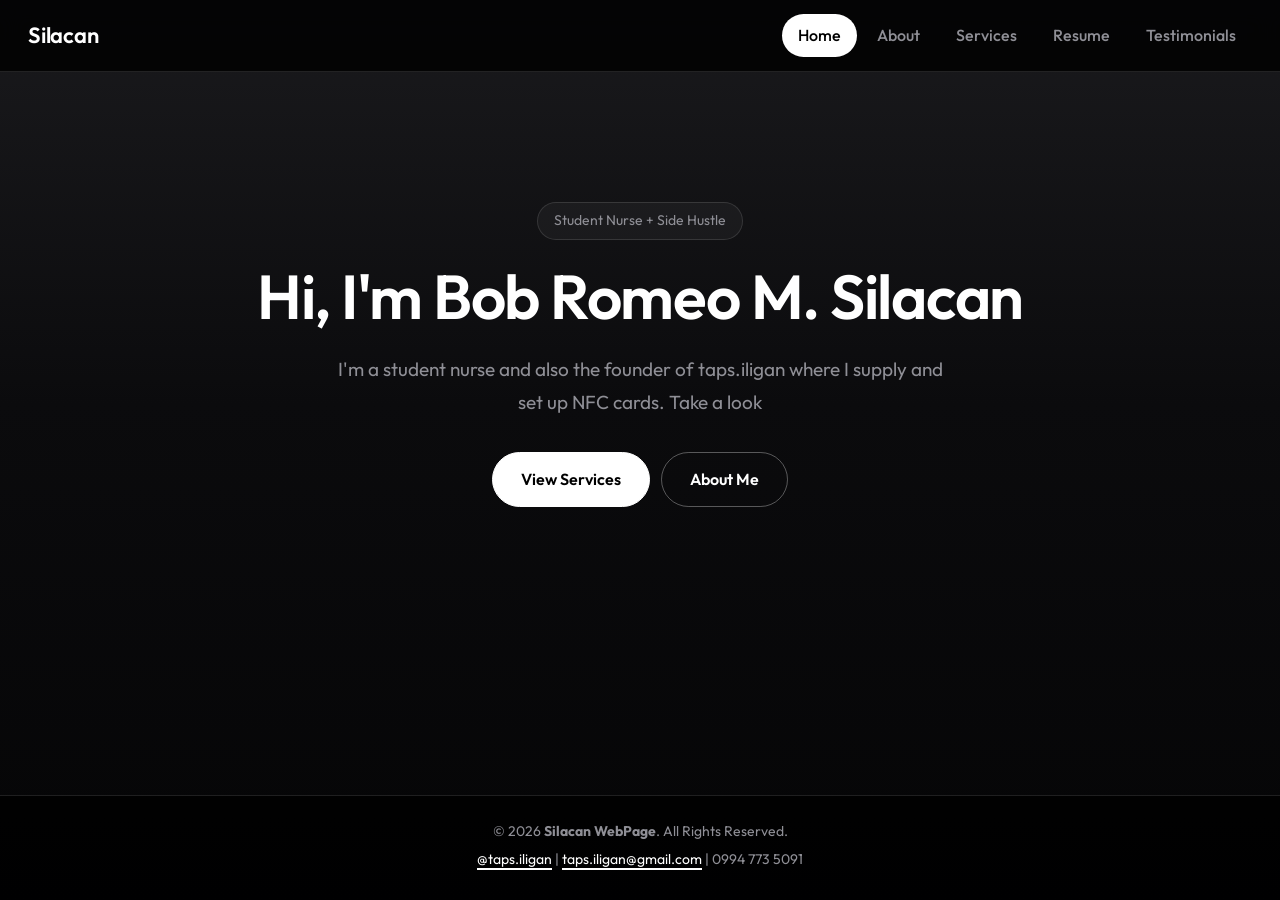
<file: index.html>
<!DOCTYPE html>
<html lang="en">
<head>
  <meta charset="UTF-8">
  <meta name="viewport" content="width=device-width, initial-scale=1.0">
  <meta name="description" content="Silacan WebPage - personal portfolio and side hustle">
  <title>Home | Silacan WebPage</title>
  <link rel="stylesheet" href="style.css">
</head>
<body>
  <ul class="squares">
    <li></li><li></li><li></li><li></li><li></li><li></li>
    <li></li><li></li><li></li><li></li><li></li><li></li>
  </ul>

  <header class="header">
    <a href="index.html" class="logo">Silacan</a>
    <nav class="nav">
      <a class="active" href="index.html">Home</a>
      <a href="about.html">About</a>
      <a href="services.html">Services</a>
      <a href="resume.html">Resume</a>
      <a href="testimonials.html">Testimonials</a>
    </nav>
  </header>

  <main>
    <section class="hero">
      <span class="tag">Student Nurse + Side Hustle</span>
      <h1>Hi, I'm <span class="gradient-text">Bob Romeo M. Silacan</span></h1>
      <p>I'm a student nurse and also the founder of taps.iligan where I supply and set up NFC cards. Take a look</p>
      <a class="btn" href="services.html">View Services</a>
      <a class="btn outline" href="about.html">About Me</a>
    </section>
  </main>

  <footer class="footer">
    <p>&copy; 2026 <strong>Silacan WebPage</strong>. All Rights Reserved.</p>
    <p><a href="https://instagram.com/taps.iligan">@taps.iligan</a> | <a href="mailto:taps.iligan@gmail.com">taps.iligan@gmail.com</a> | 0994 773 5091</p>
  </footer>
</body>
</html>
</file>
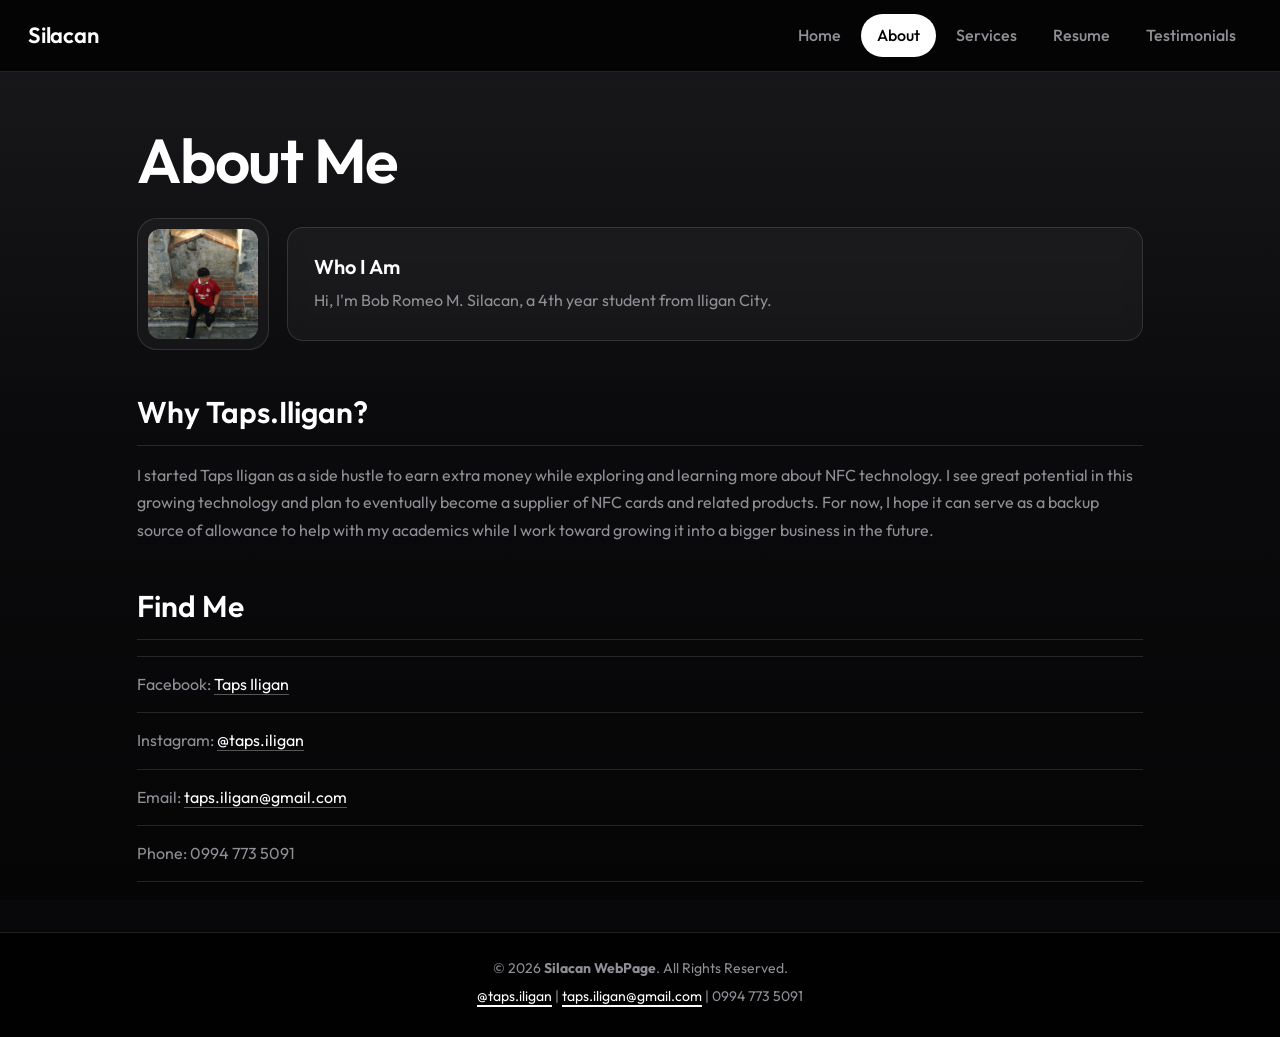
<file: about.html>
<!DOCTYPE html>
<html lang="en">
<head>
  <meta charset="UTF-8">
  <meta name="viewport" content="width=device-width, initial-scale=1.0">
  <meta name="description" content="Silacan WebPage - personal portfolio and side hustle">
  <title>About | Silacan WebPage</title>
  <link rel="stylesheet" href="style.css">
</head>
<body>
  <ul class="squares">
    <li></li><li></li><li></li><li></li><li></li><li></li>
    <li></li><li></li><li></li><li></li><li></li><li></li>
  </ul>

  <header class="header">
    <a href="index.html" class="logo">Silacan</a>
    <nav class="nav">
      <a href="index.html">Home</a>
      <a class="active" href="about.html">About</a>
      <a href="services.html">Services</a>
      <a href="resume.html">Resume</a>
      <a href="testimonials.html">Testimonials</a>
    </nav>
  </header>

  <main>
    <h1>About <span class="gradient-text">Me</span></h1>

    <div class="about-grid">
      <figure class="photo-frame">
        <img class="profile-photo" src="PHOTOS/profile.jpg" alt="Photo of Bob Romeo Silacan sitting on a stone ledge">
      </figure>

      <section class="card">
        <h3>Who I Am</h3>
        <p>Hi, I'm Bob Romeo M. Silacan, a 4th year student from Iligan City.</p>
      </section>
    </div>

    <section>
      <h2>Why Taps.Iligan?</h2>
      <p>I started Taps Iligan as a side hustle to earn extra money while exploring and learning more about NFC technology. I see great potential in this growing technology and plan to eventually become a supplier of NFC cards and related products. For now, I hope it can serve as a backup source of allowance to help with my academics while I work toward growing it into a bigger business in the future.</p>

    </section>

    <section>
      <h2>Find Me</h2>
      <ul class="list">
        <li>Facebook: <a href="https://www.facebook.com/profile.php?id=61594355836737">Taps Iligan</a></li>
        <li>Instagram: <a href="https://instagram.com/taps.iligan">@taps.iligan</a></li>
        <li>Email: <a href="mailto:taps.iligan@gmail.com">taps.iligan@gmail.com</a></li>
        <li>Phone: 0994 773 5091</li>
      </ul>
    </section>
  </main>

  <footer class="footer">
    <p>&copy; 2026 <strong>Silacan WebPage</strong>. All Rights Reserved.</p>
    <p><a href="https://instagram.com/taps.iligan">@taps.iligan</a> | <a href="mailto:taps.iligan@gmail.com">taps.iligan@gmail.com</a> | 0994 773 5091</p>
  </footer>
</body>
</html>
</file>
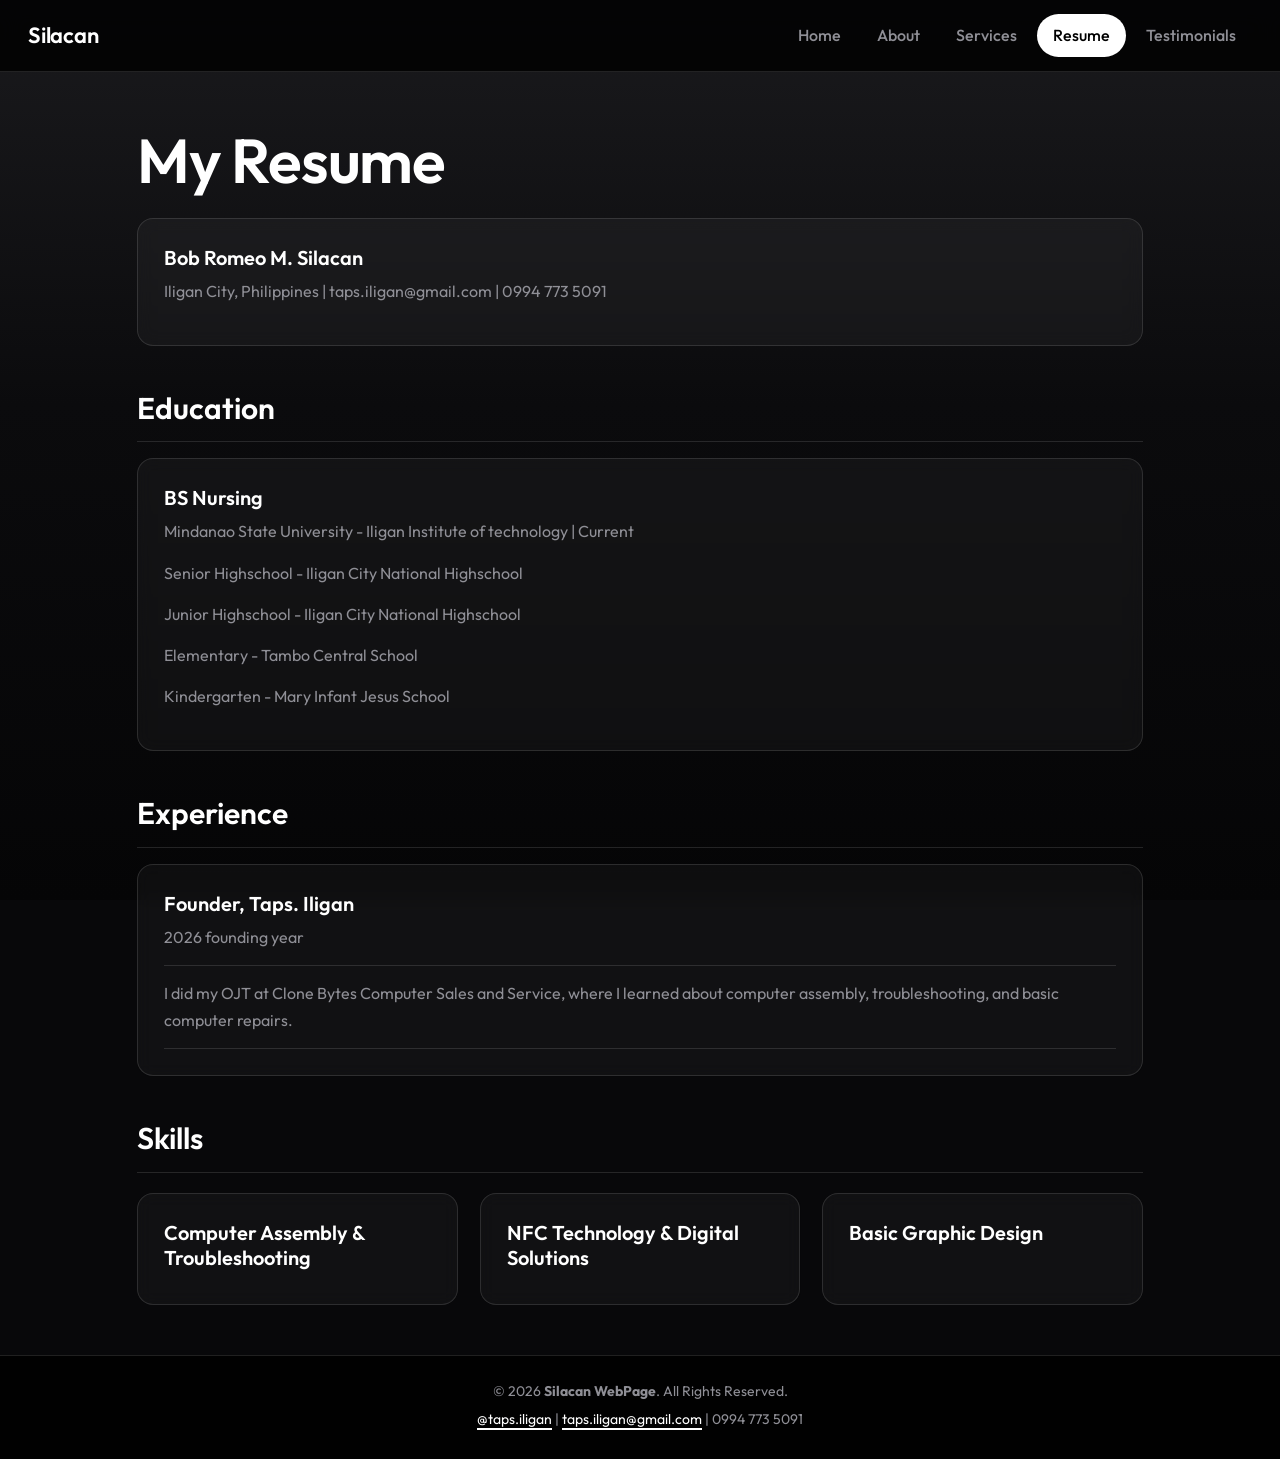
<file: resume.html>
<!DOCTYPE html>
<html lang="en">
<head>
  <meta charset="UTF-8">
  <meta name="viewport" content="width=device-width, initial-scale=1.0">
  <meta name="description" content="Silacan WebPage - personal portfolio and side hustle">
  <title>Resume | Silacan WebPage</title>
  <link rel="stylesheet" href="style.css">
</head>
<body>
  <ul class="squares">
    <li></li><li></li><li></li><li></li><li></li><li></li>
    <li></li><li></li><li></li><li></li><li></li><li></li>
  </ul>

  <header class="header">
    <a href="index.html" class="logo">Silacan</a>
    <nav class="nav">
      <a href="index.html">Home</a>
      <a href="about.html">About</a>
      <a href="services.html">Services</a>
      <a class="active" href="resume.html">Resume</a>
      <a href="testimonials.html">Testimonials</a>
    </nav>
  </header>

  <main>
    <h1>My <span class="gradient-text">Resume</span></h1>

    <section class="card">
      <h3>Bob Romeo M. Silacan</h3>
      <p>Iligan City, Philippines | taps.iligan@gmail.com | 0994 773 5091</p>
    </section>

    <section>
      <h2>Education</h2>
      <article class="card">
        <h3>BS Nursing</h3>
        <p>Mindanao State University - Iligan Institute of technology | Current</p>
        <p>Senior Highschool - Iligan City National Highschool</p>
        <p>Junior Highschool - Iligan City National Highschool</p>
        <p>Elementary - Tambo Central School</p>
        <p>Kindergarten - Mary Infant Jesus School</p>
      </article>
    </section>

    <section>
      <h2>Experience</h2>
      <article class="card">
        <h3>Founder, Taps. Iligan</h3>
        <p>2026 founding year</p>
        <ul class="list">
          <li>I did my OJT at Clone Bytes Computer Sales and Service, where I learned about computer assembly, troubleshooting, and basic computer repairs.</li>
        </ul>
      </article>
    </section>

    <section>
      <h2>Skills</h2>
      <div class="cards">
        <article class="card"><h3>Computer Assembly & Troubleshooting</h3></article>
        <article class="card"><h3>NFC Technology & Digital Solutions</h3></article>
        <article class="card"><h3>Basic Graphic Design</h3></article>
      </div>
    </section>
  </main>

  <footer class="footer">
    <p>&copy; 2026 <strong>Silacan WebPage</strong>. All Rights Reserved.</p>
    <p><a href="https://instagram.com/taps.iligan">@taps.iligan</a> | <a href="mailto:taps.iligan@gmail.com">taps.iligan@gmail.com</a> | 0994 773 5091</p>
  </footer>
</body>
</html>
</file>
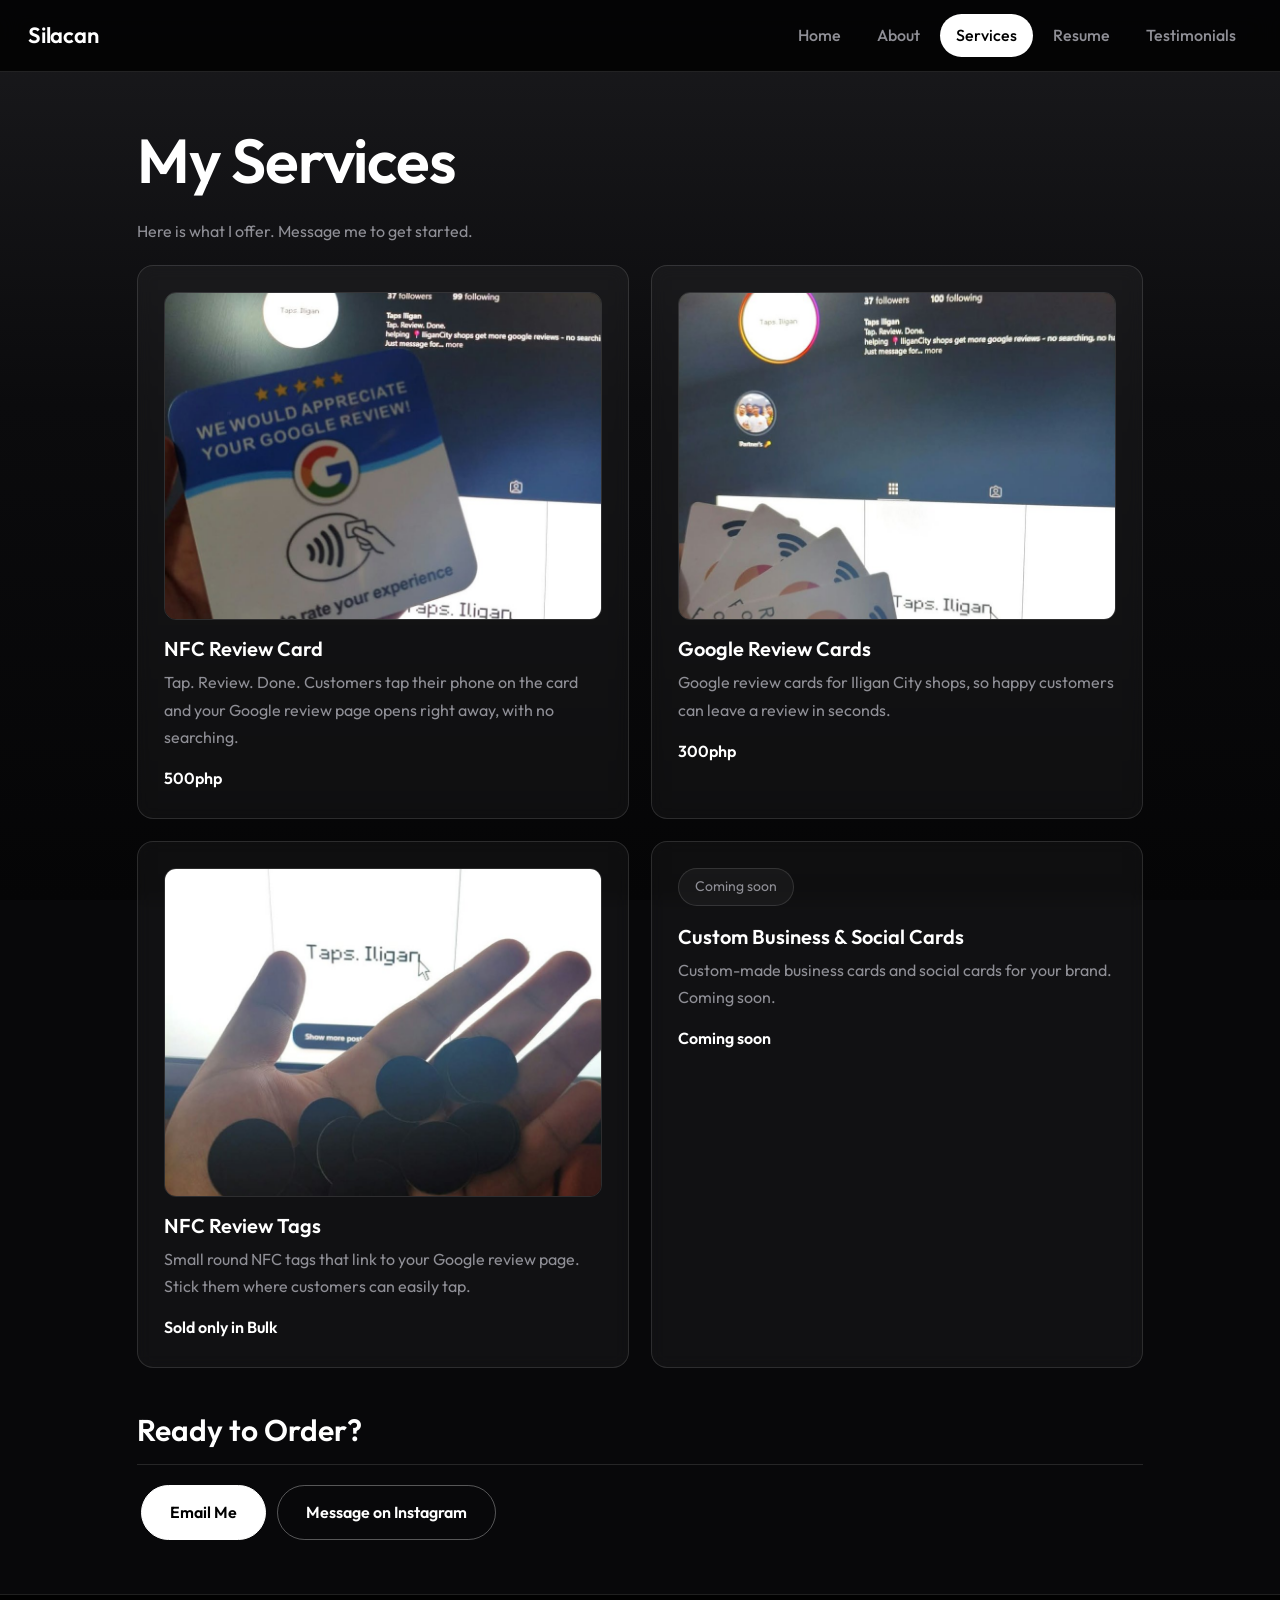
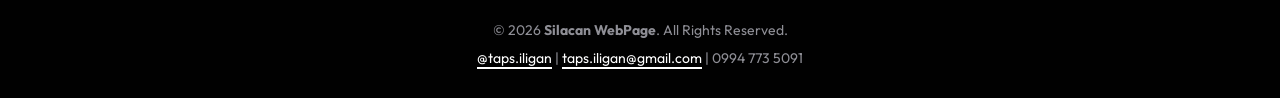
<file: services.html>
<!DOCTYPE html>
<html lang="en">
<head>
  <meta charset="UTF-8">
  <meta name="viewport" content="width=device-width, initial-scale=1.0">
  <meta name="description" content="Silacan WebPage - personal portfolio and side hustle">
  <title>Services | Silacan WebPage</title>
  <link rel="stylesheet" href="style.css">
</head>
<body>
  <ul class="squares">
    <li></li><li></li><li></li><li></li><li></li><li></li>
    <li></li><li></li><li></li><li></li><li></li><li></li>
  </ul>

  <header class="header">
    <a href="index.html" class="logo">Silacan</a>
    <nav class="nav">
      <a href="index.html">Home</a>
      <a href="about.html">About</a>
      <a class="active" href="services.html">Services</a>
      <a href="resume.html">Resume</a>
      <a href="testimonials.html">Testimonials</a>
    </nav>
  </header>

  <main>
    <h1>My <span class="gradient-text">Services</span></h1>
    <p>Here is what I offer. Message me to get started.</p>

    <div class="cards services">
      <article class="card">
        <img class="service-img" src="PHOTOS/nfc-review-card.jpg" alt="NFC review card that says We would appreciate your Google review">
        <h3>NFC Review Card</h3>
        <p>Tap. Review. Done. Customers tap their phone on the card and your Google review page opens right away, with no searching.</p>
        <p class="price">500php</p>
      </article>
      <article class="card">
        <img class="service-img" src="PHOTOS/google-review-cards.jpg" alt="Set of Google review cards with the Google G logo">
        <h3>Google Review Cards</h3>
        <p>Google review cards for Iligan City shops, so happy customers can leave a review in seconds.</p>
        <p class="price">300php</p>
      </article>
      <article class="card">
        <img class="service-img" src="PHOTOS/nfc-review-tags.jpg" alt="Round black NFC review tags held in a hand">
        <h3>NFC Review Tags</h3>
        <p>Small round NFC tags that link to your Google review page. Stick them where customers can easily tap.</p>
        <p class="price">Sold only in Bulk</p>
      </article>
      <article class="card">
        <span class="tag">Coming soon</span>
        <h3>Custom Business &amp; Social Cards</h3>
        <p>Custom-made business cards and social cards for your brand. Coming soon.</p>
        <p class="price">Coming soon</p>
      </article>
    </div>

    <h2>Ready to Order?</h2>
    <a class="btn" href="mailto:taps.iligan@gmail.com">Email Me</a>
    <a class="btn outline" href="https://instagram.com/taps.iligan">Message on Instagram</a>
  </main>

  <footer class="footer">
    <p>&copy; 2026 <strong>Silacan WebPage</strong>. All Rights Reserved.</p>
    <p><a href="https://instagram.com/taps.iligan">@taps.iligan</a> | <a href="mailto:taps.iligan@gmail.com">taps.iligan@gmail.com</a> | 0994 773 5091</p>
  </footer>
</body>
</html>
</file>
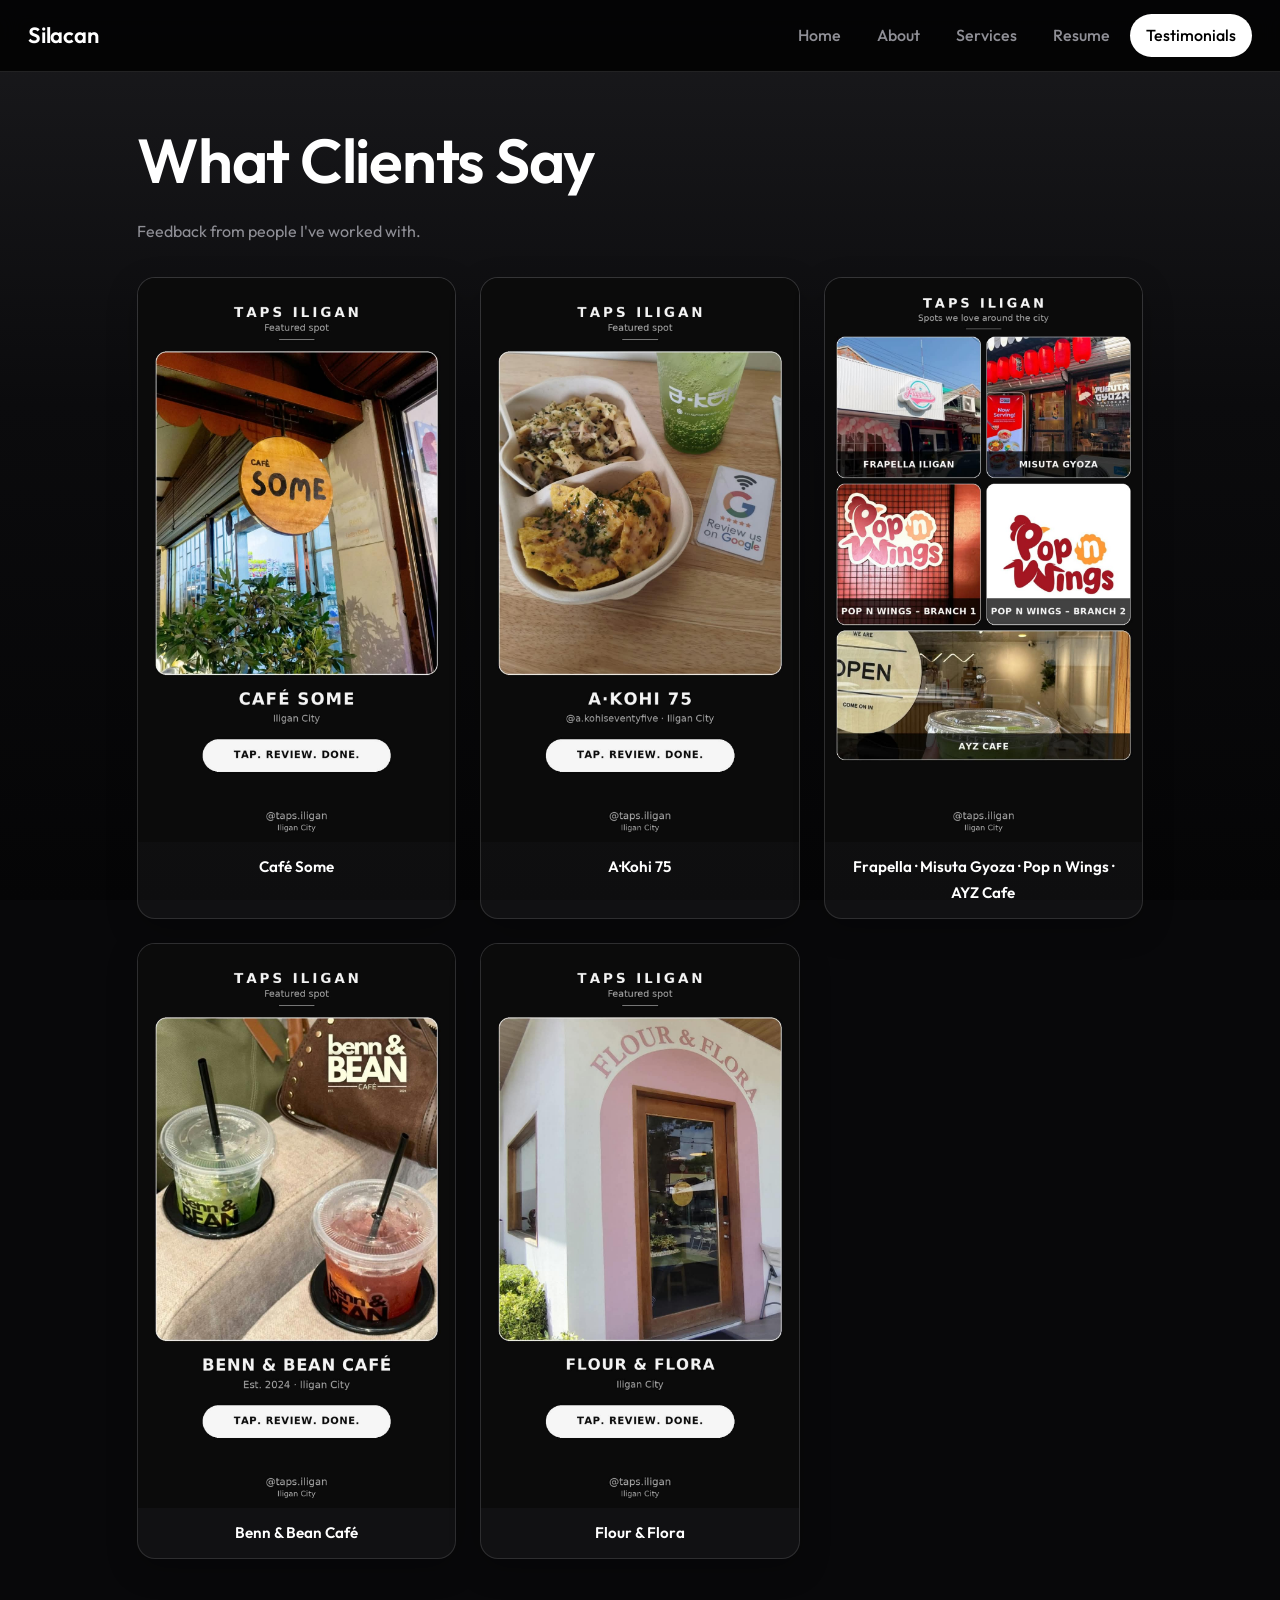
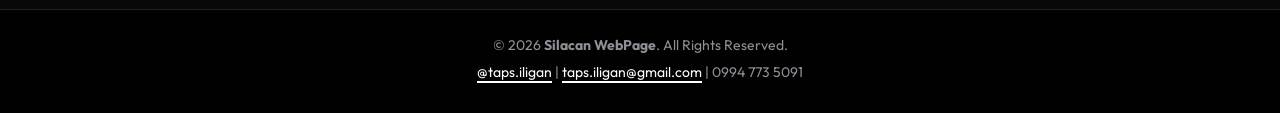
<file: testimonials.html>
<!DOCTYPE html>
<html lang="en">
<head>
  <meta charset="UTF-8">
  <meta name="viewport" content="width=device-width, initial-scale=1.0">
  <meta name="description" content="Silacan WebPage - personal portfolio and side hustle">
  <title>Testimonials | Silacan WebPage</title>
  <link rel="stylesheet" href="style.css">
  <style>
    /* Testimonial gallery (self-contained so it won't clash with style.css) */
    .gallery {
      display: grid;
      grid-template-columns: repeat(auto-fit, minmax(240px, 1fr));
      gap: 24px;
      margin-top: 32px;
    }
    .shot {
      margin: 0;
      border-radius: 18px;
      overflow: hidden;
      background: rgba(255, 255, 255, 0.04);
      border: 1px solid rgba(255, 255, 255, 0.12);
      box-shadow: 0 10px 30px rgba(0, 0, 0, 0.25);
      transition: transform 0.25s ease, box-shadow 0.25s ease;
    }
    .shot:hover {
      transform: translateY(-6px);
      box-shadow: 0 16px 40px rgba(0, 0, 0, 0.35);
    }
    .shot img {
      display: block;
      width: 100%;
      height: auto;
      aspect-ratio: 9 / 16;
      object-fit: cover;
    }
    .shot figcaption {
      padding: 12px 16px;
      text-align: center;
      font-size: 0.95rem;
      font-weight: 600;
    }
  </style>
</head>
<body>
  <ul class="squares">
    <li></li><li></li><li></li><li></li><li></li><li></li>
    <li></li><li></li><li></li><li></li><li></li><li></li>
  </ul>

  <header class="header">
    <a href="index.html" class="logo">Silacan</a>
    <nav class="nav">
      <a href="index.html">Home</a>
      <a href="about.html">About</a>
      <a href="services.html">Services</a>
      <a href="resume.html">Resume</a>
      <a class="active" href="testimonials.html">Testimonials</a>
    </nav>
  </header>

  <main>
    <h1>What <span class="gradient-text">Clients Say</span></h1>
    <p>Feedback from people I've worked with.</p>

    <div class="gallery">
      <figure class="shot">
        <img src="PHOTOS/1.jpg" alt="Taps Iligan featured spot: Café Some, Iligan City" loading="lazy">
        <figcaption>Café Some</figcaption>
      </figure>

      <figure class="shot">
        <img src="PHOTOS/2.jpg" alt="Taps Iligan featured spot: A·Kohi 75, Iligan City" loading="lazy">
        <figcaption>A·Kohi 75</figcaption>
      </figure>

      <figure class="shot">
        <img src="PHOTOS/3.jpg" alt="Taps Iligan spots we love: Frapella Iligan, Misuta Gyoza, Pop n Wings branches 1 and 2, and AYZ Cafe" loading="lazy">
        <figcaption>Frapella · Misuta Gyoza · Pop n Wings · AYZ Cafe</figcaption>
      </figure>

      <figure class="shot">
        <img src="PHOTOS/4.jpg" alt="Taps Iligan featured spot: Benn &amp; Bean Café, Iligan City" loading="lazy">
        <figcaption>Benn &amp; Bean Café</figcaption>
      </figure>

      <figure class="shot">
        <img src="PHOTOS/5.jpg" alt="Taps Iligan featured spot: Flour &amp; Flora, Iligan City" loading="lazy">
        <figcaption>Flour &amp; Flora</figcaption>
      </figure>
    </div>
  </main>

  <footer class="footer">
    <p>&copy; 2026 <strong>Silacan WebPage</strong>. All Rights Reserved.</p>
    <p><a href="https://instagram.com/taps.iligan">@taps.iligan</a> | <a href="mailto:taps.iligan@gmail.com">taps.iligan@gmail.com</a> | 0994 773 5091</p>
  </footer>
</body>
</html>
</file>
<file: style.css>
@import url("https://fonts.googleapis.com/css2?family=Outfit:wght@400;500;600;700&display=swap");

:root {
  --bg: #08080a;
  --surface: rgba(255, 255, 255, 0.04);
  --surface-hover: rgba(255, 255, 255, 0.08);
  --line: rgba(255, 255, 255, 0.12);
  --line-strong: rgba(255, 255, 255, 0.32);
  --text: #ffffff;
  --muted: #8f8f96;
  --heading: "Outfit", Arial, sans-serif;
  --body: "Outfit", Arial, Helvetica, sans-serif;
  --radius: 16px;
}

* { box-sizing: border-box; margin: 0; padding: 0; }
html { scroll-behavior: smooth; }

body {
  min-height: 100vh;
  display: flex;
  flex-direction: column;
  background: var(--bg);
  color: var(--text);
  font-family: var(--body);
  line-height: 1.7;
}

/* ---------- Moving squares background ---------- */
.squares {
  position: fixed;
  inset: 0;
  z-index: -1;
  overflow: hidden;
  list-style: none;
  background: linear-gradient(180deg, #1a1a1d 0%, #0b0b0d 45%, #050506 100%);
}

.squares li {
  position: absolute;
  bottom: -200px;
  left: var(--x);
  width: var(--s);
  height: var(--s);
  border-radius: 10px;
  background: rgba(255, 255, 255, 0.06);
  border: 1px solid rgba(255, 255, 255, 0.04);
  animation: float var(--d) ease-in-out infinite;
  animation-delay: var(--w);
}

/* every other square is outlined only, like the menu page */
.squares li:nth-child(even) {
  background: transparent;
  border: 1.5px solid rgba(255, 255, 255, 0.18);
}

.squares li:nth-child(1)  { --x: 5%;  --s: 50px;  --d: 18s; --w: 0s;  }
.squares li:nth-child(2)  { --x: 15%; --s: 90px;  --d: 26s; --w: 4s;  }
.squares li:nth-child(3)  { --x: 25%; --s: 30px;  --d: 14s; --w: 8s;  }
.squares li:nth-child(4)  { --x: 35%; --s: 70px;  --d: 22s; --w: 1s;  }
.squares li:nth-child(5)  { --x: 45%; --s: 110px; --d: 30s; --w: 6s;  }
.squares li:nth-child(6)  { --x: 55%; --s: 40px;  --d: 16s; --w: 10s; }
.squares li:nth-child(7)  { --x: 65%; --s: 80px;  --d: 24s; --w: 3s;  }
.squares li:nth-child(8)  { --x: 75%; --s: 26px;  --d: 12s; --w: 7s;  }
.squares li:nth-child(9)  { --x: 85%; --s: 100px; --d: 28s; --w: 2s;  }
.squares li:nth-child(10) { --x: 92%; --s: 55px;  --d: 20s; --w: 9s;  }
.squares li:nth-child(11) { --x: 40%; --s: 34px;  --d: 15s; --w: 12s; }
.squares li:nth-child(12) { --x: 70%; --s: 60px;  --d: 21s; --w: 5s;  }

@keyframes float {
  0%   { transform: translate(0, 0) rotate(0deg); opacity: 0; }
  10%  { opacity: 1; }
  50%  { transform: translate(40px, -65vh) rotate(120deg); }
  90%  { opacity: 1; }
  100% { transform: translate(-30px, -130vh) rotate(240deg); opacity: 0; }
}

@media (prefers-reduced-motion: reduce) {
  .squares li { animation: none; bottom: 20%; opacity: 0.5; }
}

/* ---------- Header and navigation ---------- */
.header {
  position: sticky;
  top: 0;
  z-index: 10;
  display: flex;
  justify-content: space-between;
  align-items: center;
  flex-wrap: wrap;
  gap: 10px;
  padding: 14px 28px;
  background: rgba(0, 0, 0, 0.82);
  backdrop-filter: blur(12px);
  border-bottom: 1px solid var(--line);
}

.logo {
  font-family: var(--heading);
  font-size: 22px;
  font-weight: 600;
  letter-spacing: -0.01em;
  text-decoration: none;
  color: var(--text);
}

.nav { display: flex; flex-wrap: wrap; gap: 4px; }

.nav a {
  padding: 8px 16px;
  color: var(--muted);
  text-decoration: none;
  font-weight: 500;
  border-radius: 999px;
  transition: color 0.2s, background 0.2s;
}

.nav a:hover { color: var(--text); background: var(--surface-hover); }
.nav a.active { color: #000; background: #fff; }

/* ---------- Main content ---------- */
main {
  flex: 1;
  width: 100%;
  max-width: 1050px;
  margin: 0 auto;
  padding: 50px 22px;
}

h1, h2, h3 { font-family: var(--heading); line-height: 1.25; font-weight: 600; }
h1 { font-size: clamp(34px, 6vw, 62px); margin-bottom: 18px; letter-spacing: -0.02em; }
h2 {
  font-size: clamp(22px, 3.5vw, 30px);
  margin: 44px 0 16px;
  padding-bottom: 14px;
  border-bottom: 1px solid var(--line);
}
h3 { font-size: 20px; margin-bottom: 8px; }
p { color: var(--muted); margin-bottom: 14px; }

/* kept so existing HTML works: highlighted words are now plain white */
.gradient-text { color: var(--text); }

/* ---------- Hero (home page) ---------- */
.hero { text-align: center; padding: 80px 10px 50px; }
.hero p { max-width: 620px; margin: 0 auto 30px; font-size: 19px; }
.tag {
  display: inline-block;
  margin-bottom: 18px;
  padding: 6px 16px;
  font-size: 14px;
  color: var(--muted);
  border: 1px solid var(--line);
  border-radius: 999px;
  background: var(--surface);
}

/* ---------- Buttons ---------- */
.btn {
  display: inline-block;
  padding: 13px 28px;
  margin: 4px;
  font-weight: 600;
  color: #000;
  text-decoration: none;
  border-radius: 999px;
  background: #fff;
  border: 1px solid #fff;
  transition: transform 0.2s, background 0.2s, color 0.2s;
}
.btn:hover { transform: translateY(-2px); background: #e6e6e8; }
.btn.outline { background: transparent; color: var(--text); border: 1px solid var(--line-strong); }
.btn.outline:hover { background: var(--surface-hover); }

/* ---------- Cards ---------- */
.cards {
  display: grid;
  grid-template-columns: repeat(auto-fit, minmax(250px, 1fr));
  gap: 22px;
  margin-top: 20px;
}

.card {
  padding: 26px;
  background: var(--surface);
  border: 1px solid var(--line);
  border-radius: var(--radius);
  backdrop-filter: blur(8px);
  transition: transform 0.25s, border-color 0.25s, background 0.25s;
}
.card:hover { transform: translateY(-4px); border-color: var(--line-strong); background: var(--surface-hover); }

.price { color: var(--text); font-weight: 600; margin-bottom: 0; }

blockquote { color: var(--text); font-style: italic; margin-bottom: 12px; }
cite { color: var(--muted); font-style: normal; font-weight: 600; }

/* ---------- Services: product cards ---------- */
.cards.services { grid-template-columns: repeat(auto-fit, minmax(min(100%, 400px), 1fr)); }
.service-img {
  width: 100%;
  aspect-ratio: 4 / 3;
  object-fit: cover;
  border-radius: 12px;
  border: 1px solid var(--line);
  display: block;
  margin-bottom: 16px;
}

/* ---------- About: photo + intro ---------- */
.about-grid {
  display: grid;
  grid-template-columns: auto 1fr;
  gap: 18px;
  align-items: center;
}

/* small square frame ("cube") on the left, rounded corners */
.photo-frame {
  padding: 10px;
  background: var(--surface);
  border: 1px solid var(--line);
  border-radius: 20px;
  backdrop-filter: blur(8px);
  line-height: 0;
}
.profile-photo {
  width: 110px;
  height: 110px;
  object-fit: cover;
  object-position: 50% 38%;
  border-radius: 12px;
  display: block;
}
.about-grid .card { display: flex; flex-direction: column; justify-content: center; }
.about-grid .card p:last-child { margin-bottom: 0; }

/* ---------- Lists: divider rows like the menu page ---------- */
ul.list { list-style: none; margin: 0; color: var(--muted); border-top: 1px solid var(--line); }
ul.list li { padding: 14px 0; margin: 0; border-bottom: 1px solid var(--line); }
.card ul.list { margin-top: 12px; }

.card a, ul.list a {
  color: var(--text);
  text-decoration: underline;
  text-decoration-color: var(--line-strong);
  text-underline-offset: 4px;
}
.card a:hover, ul.list a:hover { text-decoration-color: var(--text); }

/* ---------- Footer (not fixed, never covers content) ---------- */
.footer {
  padding: 24px 18px;
  text-align: center;
  color: var(--muted);
  font-size: 14px;
  border-top: 1px solid var(--line);
  background: rgba(0, 0, 0, 0.82);
}
.footer p { margin-bottom: 4px; }
.footer a {
  color: var(--text);
  text-decoration: underline;
  text-decoration-thickness: 2px;
  text-underline-offset: 4px;
}
.footer a:hover { text-decoration-color: var(--muted); }

/* ---------- Mobile ---------- */
@media (max-width: 640px) {
  .header { justify-content: center; padding: 12px; }
  .nav { justify-content: center; }
  .nav a { padding: 7px 12px; font-size: 14px; }
  main { padding: 30px 16px; }
  .hero { padding: 40px 0 30px; }
  .profile-photo { width: 84px; height: 84px; }
}
</file>
